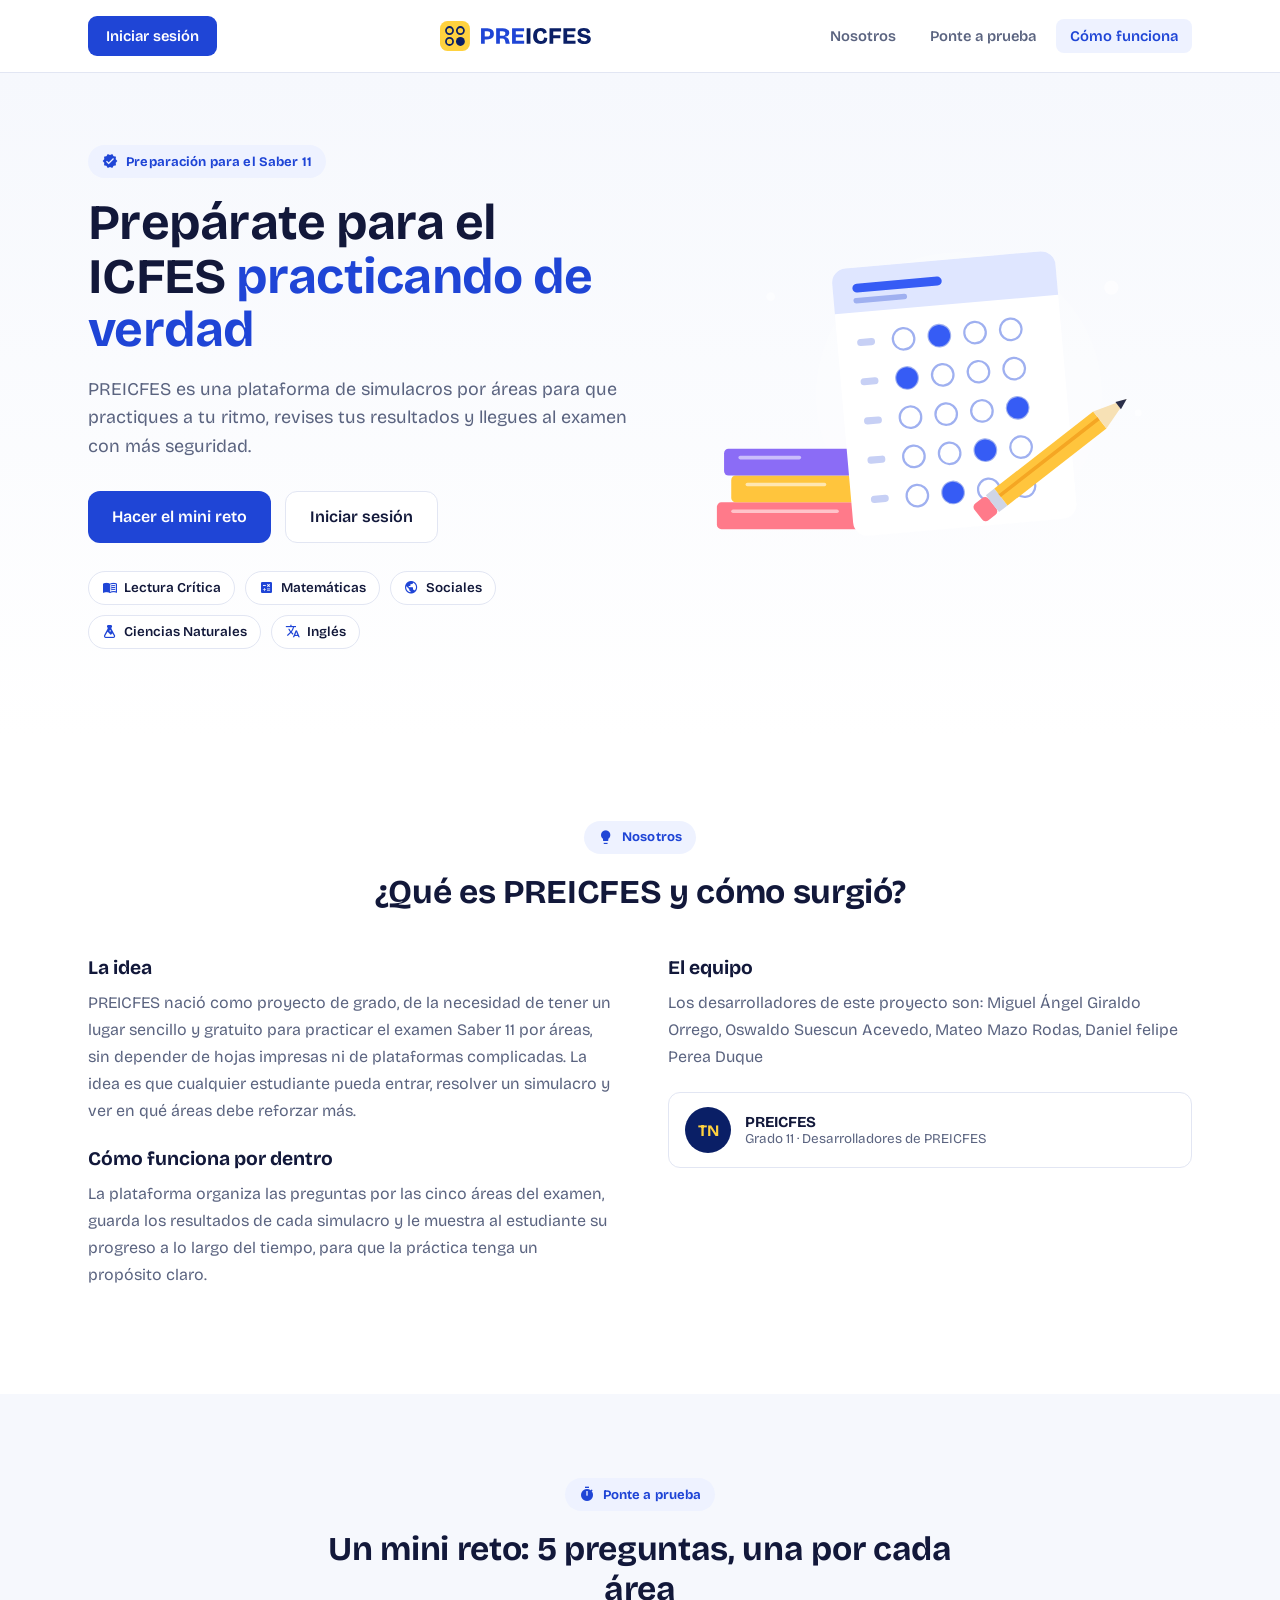
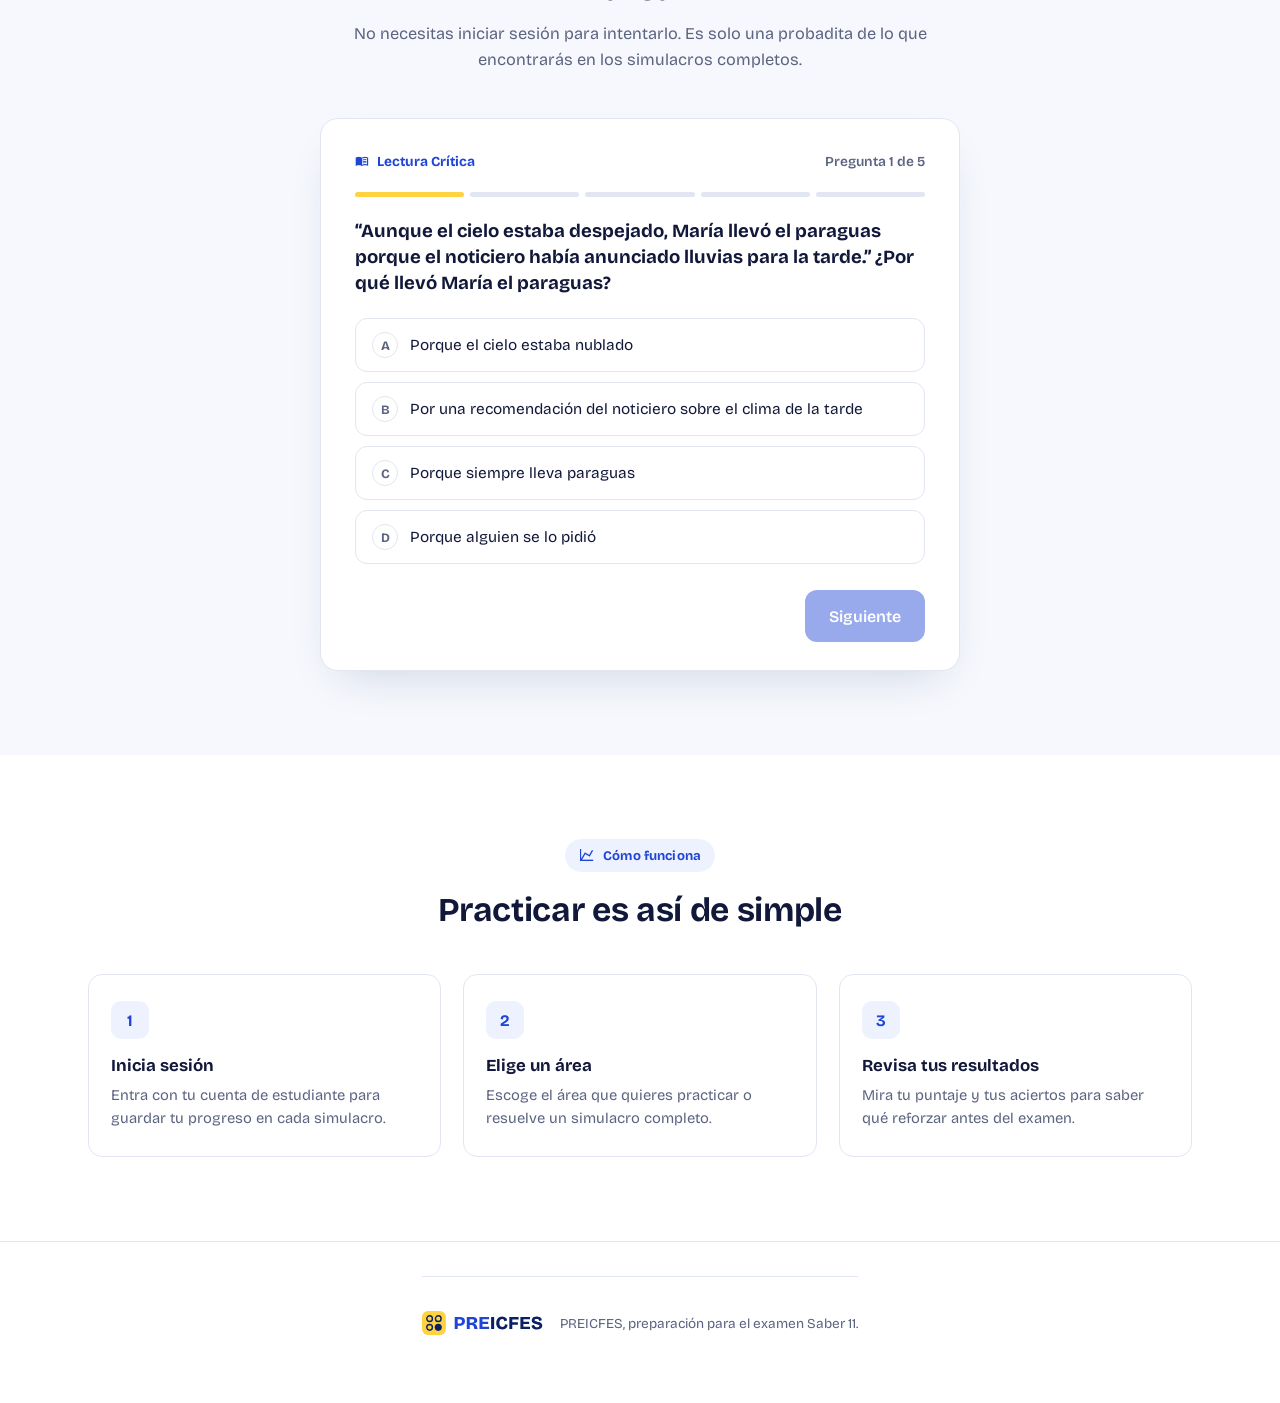
<file: 1- Proyecto de Grado Mateo Mazo Rodas 11-12/index.html>
<!DOCTYPE html>
<html lang="es">
  <head>
    <meta charset="UTF-8" />
    <meta name="viewport" content="width=device-width, initial-scale=1" />
    <title>PREICFES — Practica para el examen Saber 11</title>
    <meta name="description" content="PREICFES: practica con simulacros del examen Saber 11 por áreas y mide tu progreso." />
    <link rel="icon" href="assets/images/preicfes-favicon.svg" type="image/svg+xml" />
    <link rel="preload" href="assets/fonts/preicfes/bricolage-grotesque-latin-wght-normal.woff2" as="font" type="font/woff2" crossorigin />
    <link rel="stylesheet" href="assets/css/materialdesignicons.min.css" />
    <link rel="stylesheet" href="assets/css/landing.css" />
  </head>
  <body>
    <!-- ======== barra de navegación ======== -->
    <header class="barra">
      <div class="envoltorio">
        <div class="barra-izq">
          <a class="btn-entrar js-entrar" href="login.html">Iniciar sesión</a>
          <button class="hamburguesa" type="button" aria-label="Abrir menú" aria-expanded="false">
            <span></span><span></span><span></span>
          </button>
        </div>
        <a class="marca" href="#inicio">
          <img src="assets/images/logo/preicfes.svg" alt="PREICFES" />
        </a>
        <nav class="enlaces" aria-label="Secciones de la página">
          <a href="#nosotros">Nosotros</a>
          <a href="#reto">Ponte a prueba</a>
          <a href="#como-funciona">Cómo funciona</a>
        </nav>
      </div>
    </header>

    <main>
      <!-- ======== héroe ======== -->
      <section id="inicio" class="heroe">
        <div class="envoltorio">
          <div>
            <span class="chip"><i class="mdi mdi-check-decagram"></i> Preparación para el Saber 11</span>
            <h1>Prepárate para el ICFES <span class="resalto">practicando de verdad</span></h1>
            <p class="intro">PREICFES es una plataforma de simulacros por áreas para que practiques a tu ritmo, revises tus resultados y llegues al examen con más seguridad.</p>
            <div class="cta">
              <a class="boton boton-primario" href="#reto">Hacer el mini reto</a>
              <a class="boton boton-secundario js-entrar" href="login.html">Iniciar sesión</a>
            </div>
            <div class="areas-mini" style="margin-top:28px">
              <span><i class="mdi mdi-book-open-variant"></i> Lectura Crítica</span>
              <span><i class="mdi mdi-calculator-variant"></i> Matemáticas</span>
              <span><i class="mdi mdi-earth"></i> Sociales</span>
              <span><i class="mdi mdi-flask"></i> Ciencias Naturales</span>
              <span><i class="mdi mdi-translate"></i> Inglés</span>
            </div>
          </div>
          <div class="heroe-arte">
            <img src="assets/images/home/hero-hojas.svg" alt="Hoja de respuestas con burbujas y un lápiz" />
          </div>
        </div>
      </section>

      <!-- ======== nosotros ======== -->
      <section id="nosotros" class="seccion">
        <div class="envoltorio">
          <div class="titulo-seccion">
            <span class="chip"><i class="mdi mdi-lightbulb"></i> Nosotros</span>
            <h2>¿Qué es PREICFES y cómo surgió?</h2>
          </div>
          <div class="nosotros">
            <div>
              <h3>La idea</h3>
              <p>PREICFES nació como proyecto de grado, de la necesidad de tener un lugar sencillo y gratuito para practicar el examen Saber 11 por áreas, sin depender de hojas impresas ni de plataformas complicadas. La idea es que cualquier estudiante pueda entrar, resolver un simulacro y ver en qué áreas debe reforzar más.</p>
              <h3>Cómo funciona por dentro</h3>
              <p>La plataforma organiza las preguntas por las cinco áreas del examen, guarda los resultados de cada simulacro y le muestra al estudiante su progreso a lo largo del tiempo, para que la práctica tenga un propósito claro.</p>
            </div>
            <div>
              <h3>El equipo</h3>
              <p>Los desarrolladores de este proyecto son: Miguel Ángel Giraldo Orrego, Oswaldo Suescun Acevedo, Mateo Mazo Rodas, Daniel felipe Perea Duque</p>
              <div class="equipo">
                <div class="persona">
                  <span class="avatar">TN</span>
                  <div><div class="nombre">PREICFES</div><div class="rol">Grado 11 · Desarrolladores de PREICFES</div></div>
                </div>
              </div>
            </div>
          </div>
        </div>
      </section>

      <!-- ======== mini reto ======== -->
      <section id="reto" class="seccion raya">
        <div class="envoltorio">
          <div class="titulo-seccion">
            <span class="chip"><i class="mdi mdi-timer"></i> Ponte a prueba</span>
            <h2>Un mini reto: 5 preguntas, una por cada área</h2>
            <p>No necesitas iniciar sesión para intentarlo. Es solo una probadita de lo que encontrarás en los simulacros completos.</p>
          </div>
          <div id="reto-caja"></div>
        </div>
      </section>

      <!-- ======== cómo funciona ======== -->
      <section id="como-funciona" class="seccion">
        <div class="envoltorio">
          <div class="titulo-seccion">
            <span class="chip"><i class="mdi mdi-chart-line"></i> Cómo funciona</span>
            <h2>Practicar es así de simple</h2>
          </div>
          <div class="pasos">
            <div class="paso">
              <div class="numero">1</div>
              <h3>Inicia sesión</h3>
              <p>Entra con tu cuenta de estudiante para guardar tu progreso en cada simulacro.</p>
            </div>
            <div class="paso">
              <div class="numero">2</div>
              <h3>Elige un área</h3>
              <p>Escoge el área que quieres practicar o resuelve un simulacro completo.</p>
            </div>
            <div class="paso">
              <div class="numero">3</div>
              <h3>Revisa tus resultados</h3>
              <p>Mira tu puntaje y tus aciertos para saber qué reforzar antes del examen.</p>
            </div>
          </div>
        </div>
      </section>
    </main>

    <footer class="pie">
      <div class="envoltorio pie">
        <a class="marca" href="#inicio"><img src="assets/images/logo/preicfes.svg" alt="PREICFES" /></a>
        <small>PREICFES, preparación para el examen Saber 11.</small>
      </div>
    </footer>

    <script src="assets/js/landing.js"></script>
  </body>
</html>
</file>
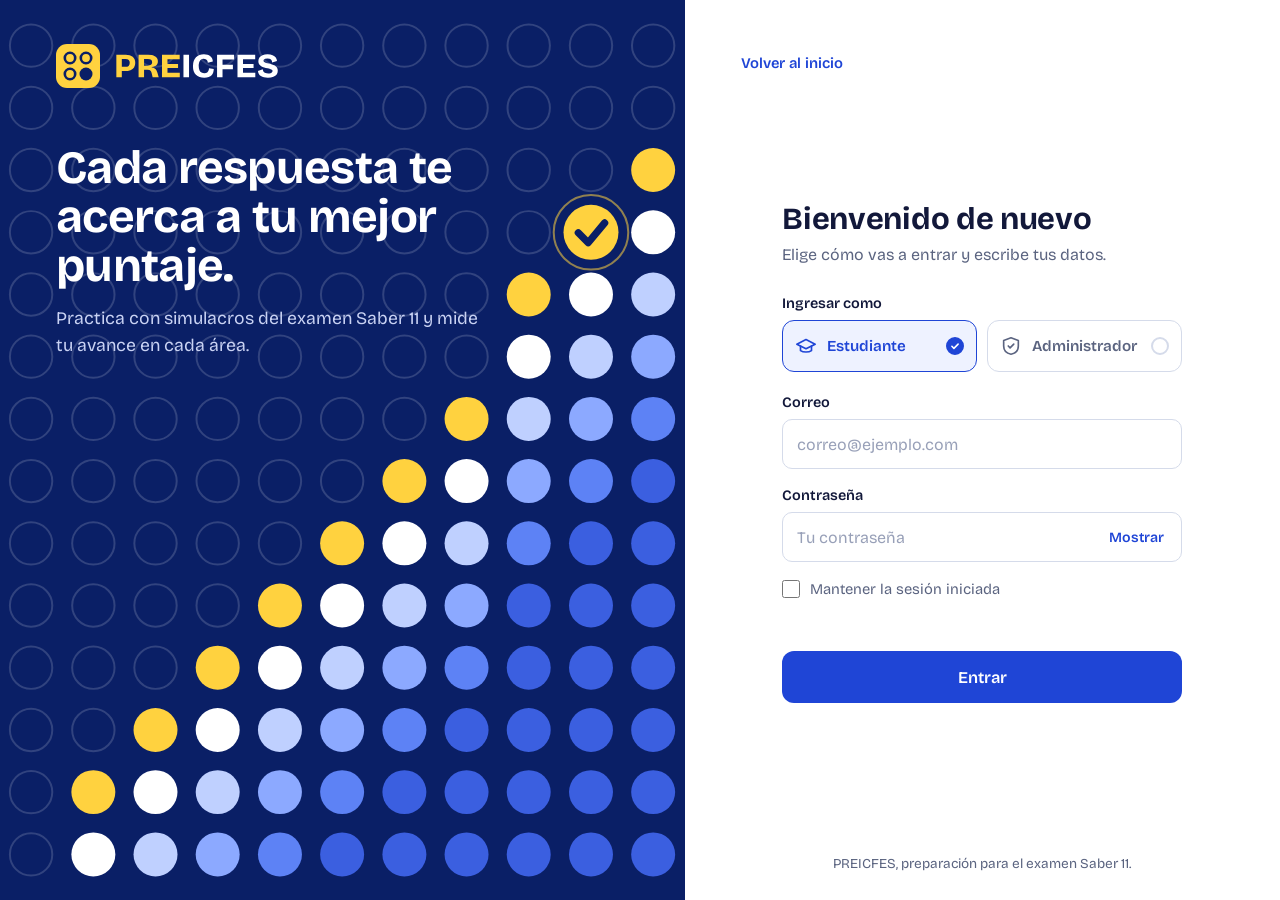
<file: 1- Proyecto de Grado Mateo Mazo Rodas 11-12/login.html>
<!DOCTYPE html>
<html lang="es">
  <head>
    <meta charset="UTF-8" />
    <meta name="viewport" content="width=device-width, initial-scale=1" />
    <title>Iniciar sesión | PREICFES</title>
    <link rel="icon" href="assets/images/preicfes-favicon.svg" type="image/svg+xml" />
    <link rel="preload" href="assets/fonts/preicfes/bricolage-grotesque-latin-wght-normal.woff2" as="font" type="font/woff2" crossorigin />
    <link rel="stylesheet" href="assets/css/login.css" />
  </head>
  <body>
    <div class="pagina">
      <section class="arte" aria-label="PREICFES">
        <svg id="burbujas" aria-hidden="true"></svg>
        <a class="logo-enlace" href="index.html" aria-label="PREICFES, ir al inicio"><img class="logo" src="assets/images/logo/preicfes-blanco.svg" alt="PREICFES" /></a>
        <div class="mensaje">
          <h2>Cada respuesta te acerca a tu mejor puntaje.</h2>
          <p>Practica con simulacros del examen Saber 11 y mide tu avance en cada área.</p>
        </div>
      </section>

      <main class="acceso">
        <a class="volver" href="index.html">Volver al inicio</a>
        <div class="caja">
          <h1>Bienvenido de nuevo</h1>
          <p class="sub">Elige cómo vas a entrar y escribe tus datos.</p>

          <form id="formLogin" novalidate>
            <fieldset>
              <legend>Ingresar como</legend>
              <div class="roles">
                <label class="rol">
                  <input type="radio" name="rol" value="estudiante" checked />
                  <span class="opcion">
                    <svg viewBox="0 0 24 24" aria-hidden="true"><path d="M22 10 12 5 2 10l10 5 10-5z"/><path d="M6 12v5c3 2 9 2 12 0v-5"/></svg>
                    Estudiante
                    <span class="punto"></span>
                  </span>
                </label>
                <label class="rol">
                  <input type="radio" name="rol" value="administrador" />
                  <span class="opcion">
                    <svg viewBox="0 0 24 24" aria-hidden="true"><path d="M12 3l8 3v6c0 4.5-3.2 8-8 9-4.8-1-8-4.5-8-9V6z"/><path d="m9 12 2 2 4-4"/></svg>
                    Administrador
                    <span class="punto"></span>
                  </span>
                </label>
              </div>
            </fieldset>

            <div class="campo">
              <label for="correo">Correo</label>
              <input type="email" id="correo" placeholder="correo@ejemplo.com" autocomplete="username" />
            </div>

            <div class="campo">
              <label for="clave">Contraseña</label>
              <div class="clave-wrap">
                <input type="password" id="clave" placeholder="Tu contraseña" autocomplete="current-password" />
                <button type="button" id="verClave" class="ver" aria-pressed="false">Mostrar</button>
              </div>
            </div>

            <label class="recordar">
              <input type="checkbox" id="recordar" />
              Mantener la sesión iniciada
            </label>

            <p id="mensaje" class="error" role="alert"></p>
            <button type="submit" class="entrar">Entrar</button>
          </form>
        </div>
        <p class="pie">PREICFES, preparación para el examen Saber 11.</p>
      </main>
    </div>

    <script src="assets/js/burbujas.js"></script>
    <script src="assets/js/login.js"></script>
  </body>
</html>
</file>
<file: 1- Proyecto de Grado Mateo Mazo Rodas 11-12/assets/css/landing.css>
/* assets/css/landing.css — página pública (antes de iniciar sesión) */
@font-face {
  font-family: "Bricolage Grotesque";
  src: url("../fonts/preicfes/bricolage-grotesque-latin-wght-normal.woff2") format("woff2");
  font-weight: 200 800;
  font-display: swap;
}

:root {
  --azul-noche: #0a1f66;
  --azul: #1f45d6;
  --azul-oscuro: #1636a8;
  --amarillo: #ffd23f;
  --tinta: #12183a;
  --gris: #5b6480;
  --borde: #e2e6f3;
  --suave: #eef2ff;
  --fondo: #f6f8fd;
}

* { box-sizing: border-box; }
html { scroll-behavior: smooth; scroll-padding-top: 84px; }
body {
  margin: 0;
  font-family: "Bricolage Grotesque", "Segoe UI", system-ui, sans-serif;
  color: var(--tinta);
  background: #fff;
  -webkit-font-smoothing: antialiased;
}
.envoltorio { max-width: 1160px; margin: 0 auto; padding: 0 28px; }
img { max-width: 100%; }
a { color: inherit; }

/* ---------- Barra de navegación ---------- */
.barra {
  position: sticky; top: 0; z-index: 40;
  background: rgba(255, 255, 255, .9);
  backdrop-filter: blur(8px);
  border-bottom: 1px solid var(--borde);
}
.barra .envoltorio { display: flex; align-items: center; justify-content: space-between; height: 72px; gap: 16px; }
.barra-izq { display: flex; align-items: center; gap: 18px; }
.btn-entrar {
  display: inline-flex; align-items: center; gap: 8px;
  height: 40px; padding: 0 18px;
  background: var(--azul); color: #fff; font-weight: 600; font-size: .92rem;
  border-radius: 9px; text-decoration: none; white-space: nowrap;
  transition: background-color .15s;
}
.btn-entrar:hover { background: var(--azul-oscuro); }
.marca { display: flex; align-items: center; gap: 10px; text-decoration: none; }
.marca img { height: 30px; width: auto; display: block; }
.enlaces { display: flex; align-items: center; gap: 6px; }
.enlaces a {
  padding: 8px 14px; border-radius: 8px; text-decoration: none;
  font-weight: 600; font-size: .92rem; color: var(--gris);
  transition: color .15s, background-color .15s;
}
.enlaces a:hover { color: var(--azul); }
.enlaces a.activo { color: var(--azul); background: var(--suave); }
.hamburguesa {
  display: none; width: 40px; height: 40px; border-radius: 9px; border: 1px solid var(--borde); background: #fff;
  align-items: center; justify-content: center; cursor: pointer;
}
.hamburguesa span, .hamburguesa::before, .hamburguesa::after { content: ""; display: block; width: 18px; height: 2px; background: var(--tinta); }
.hamburguesa { flex-direction: column; gap: 4px; }

/* ---------- Héroe ---------- */
.heroe { padding: 72px 0 88px; background: linear-gradient(180deg, var(--fondo) 0%, #fff 100%); }
.heroe .envoltorio { display: grid; grid-template-columns: 1.05fr .95fr; gap: 48px; align-items: center; }
.chip {
  display: inline-flex; align-items: center; gap: 8px;
  padding: 7px 14px; border-radius: 999px; background: var(--suave); color: var(--azul);
  font-weight: 700; font-size: .82rem; letter-spacing: .01em; margin-bottom: 18px;
}
.chip i { font-size: 1rem; }
.heroe h1 { font-size: clamp(2.2rem, 4vw, 3.1rem); line-height: 1.08; letter-spacing: -.015em; margin: 0 0 18px; font-weight: 700; }
.heroe h1 .resalto { color: var(--azul); }
.heroe .intro { font-size: 1.12rem; color: var(--gris); line-height: 1.6; max-width: 46ch; margin: 0 0 30px; }
.heroe .cta { display: flex; gap: 14px; flex-wrap: wrap; }
.boton {
  display: inline-flex; align-items: center; gap: 8px; height: 52px; padding: 0 24px;
  border-radius: 12px; font-weight: 600; font-size: 1rem; text-decoration: none; cursor: pointer; border: 0;
  font-family: inherit;
}
.boton-primario { background: var(--azul); color: #fff; }
.boton-primario:hover { background: var(--azul-oscuro); }
.boton-secundario { background: #fff; color: var(--tinta); border: 1.5px solid var(--borde); }
.boton-secundario:hover { border-color: #b7c0e6; }
.heroe-arte { position: relative; }
.heroe-arte img { width: 100%; }

/* ---------- Secciones genéricas ---------- */
.seccion { padding: 84px 0; }
.seccion.raya { background: var(--fondo); }
.titulo-seccion { max-width: 640px; margin: 0 auto 44px; text-align: center; }
.titulo-seccion .chip { display: inline-flex; }
.titulo-seccion h2 { font-size: clamp(1.7rem, 2.6vw, 2.2rem); font-weight: 700; letter-spacing: -.01em; margin: 0 0 12px; }
.titulo-seccion p { color: var(--gris); font-size: 1.02rem; line-height: 1.6; margin: 0; }

/* ---------- Nosotros ---------- */
.nosotros { display: grid; grid-template-columns: 1fr 1fr; gap: 56px; align-items: start; }
.nosotros h3 { font-size: 1.2rem; font-weight: 700; margin: 0 0 10px; }
.nosotros p { color: var(--gris); line-height: 1.7; margin: 0 0 22px; }
.equipo { display: grid; gap: 14px; margin-top: 8px; }
.persona { display: flex; align-items: center; gap: 14px; background: #fff; border: 1px solid var(--borde); border-radius: 12px; padding: 14px 16px; }
.persona .avatar {
  width: 46px; height: 46px; border-radius: 50%; flex: none;
  background: var(--azul-noche); color: var(--amarillo); font-weight: 700; font-size: 1rem;
  display: flex; align-items: center; justify-content: center;
}
.persona .nombre { font-weight: 700; font-size: .95rem; }
.persona .rol { color: var(--gris); font-size: .84rem; }

/* ---------- Cómo funciona ---------- */
.pasos { display: grid; grid-template-columns: repeat(3, 1fr); gap: 22px; }
.paso { background: #fff; border: 1px solid var(--borde); border-radius: 14px; padding: 26px 22px; }
.paso .numero {
  width: 38px; height: 38px; border-radius: 10px; background: var(--suave); color: var(--azul);
  font-weight: 700; display: flex; align-items: center; justify-content: center; margin-bottom: 16px;
}
.paso h3 { font-size: 1.05rem; font-weight: 700; margin: 0 0 8px; }
.paso p { color: var(--gris); font-size: .92rem; line-height: 1.55; margin: 0; }

/* ---------- Áreas (dentro de Nosotros/resumen) ---------- */
.areas-mini { display: flex; flex-wrap: wrap; gap: 10px; margin-top: 4px; }
.areas-mini span {
  display: inline-flex; align-items: center; gap: 7px;
  background: #fff; border: 1px solid var(--borde); border-radius: 999px;
  padding: 7px 13px; font-size: .84rem; font-weight: 600; color: var(--tinta);
}
.areas-mini i { color: var(--azul); font-size: .95rem; }

/* ---------- Reto ---------- */
.reto-tarjeta {
  max-width: 640px; margin: 0 auto; background: #fff; border: 1px solid var(--borde); border-radius: 18px;
  padding: 34px 34px 28px; box-shadow: 0 20px 44px -20px rgba(10, 31, 102, .18);
}
.reto-cabeza { display: flex; align-items: center; justify-content: space-between; gap: 12px; margin-bottom: 22px; }
.reto-materia { display: inline-flex; align-items: center; gap: 8px; color: var(--azul); font-weight: 700; font-size: .86rem; }
.reto-contador { color: var(--gris); font-size: .86rem; font-weight: 600; }
.reto-puntos { display: flex; gap: 6px; margin-bottom: 22px; }
.reto-puntos span { height: 5px; flex: 1; border-radius: 999px; background: var(--borde); }
.reto-puntos span.hecho { background: var(--azul); }
.reto-puntos span.actual { background: var(--amarillo); }
.reto-pregunta { font-size: 1.16rem; font-weight: 700; line-height: 1.4; margin: 0 0 22px; }
.reto-opciones { display: grid; gap: 10px; margin-bottom: 26px; }
.reto-opcion {
  display: flex; align-items: center; gap: 12px; text-align: left;
  border: 1.5px solid var(--borde); border-radius: 12px; background: #fff;
  padding: 13px 16px; font: inherit; font-size: .96rem; color: var(--tinta); cursor: pointer;
  transition: border-color .15s, background-color .15s;
}
.reto-opcion:hover { border-color: #b7c0e6; }
.reto-opcion .letra {
  width: 26px; height: 26px; border-radius: 50%; flex: none; display: flex; align-items: center; justify-content: center;
  border: 1.5px solid var(--borde); font-weight: 700; font-size: .8rem; color: var(--gris);
}
.reto-opcion.elegida { border-color: var(--azul); background: var(--suave); }
.reto-opcion.elegida .letra { border-color: var(--azul); background: var(--azul); color: #fff; }
.reto-opcion.correcta { border-color: #1a8f4c; background: #eafaf1; }
.reto-opcion.correcta .letra { border-color: #1a8f4c; background: #1a8f4c; color: #fff; }
.reto-opcion.incorrecta { border-color: #d13438; background: #fdecec; }
.reto-opcion.incorrecta .letra { border-color: #d13438; background: #d13438; color: #fff; }
.reto-opcion:disabled { cursor: default; }
.reto-pie { display: flex; justify-content: flex-end; }
.reto-siguiente:disabled { opacity: .45; pointer-events: none; }

.reto-resultado { text-align: center; }
.reto-resultado .aro {
  width: 108px; height: 108px; border-radius: 50%; margin: 0 auto 20px;
  display: flex; align-items: center; justify-content: center; flex-direction: column;
  background: var(--suave); border: 6px solid var(--azul); color: var(--azul);
}
.reto-resultado .aro strong { font-size: 1.9rem; line-height: 1; }
.reto-resultado .aro small { font-size: .74rem; font-weight: 600; }
.reto-resultado h3 { font-size: 1.3rem; margin: 0 0 8px; }
.reto-resultado p { color: var(--gris); margin: 0 0 24px; }
.reto-resultado .cta { display: flex; justify-content: center; gap: 12px; flex-wrap: wrap; }

/* ---------- Pie de página ---------- */
.pie {
  border-top: 1px solid var(--borde); padding: 34px 0;
  display: flex; align-items: center; justify-content: space-between; gap: 16px; flex-wrap: wrap;
}
.pie .marca img { height: 24px; }
.pie small { color: var(--gris); font-size: .85rem; }

/* ---------- Celular ---------- */
@media (max-width: 899.98px) {
  .heroe .envoltorio { grid-template-columns: 1fr; text-align: left; }
  .heroe-arte { order: -1; max-width: 340px; }
  .nosotros { grid-template-columns: 1fr; }
  .pasos { grid-template-columns: 1fr; }
  .enlaces { position: fixed; inset: 72px 16px auto 16px; background: #fff; border: 1px solid var(--borde); border-radius: 14px;
    padding: 10px; flex-direction: column; align-items: stretch; box-shadow: 0 16px 30px -12px rgba(10,31,102,.2);
    transform: translateY(-8px); opacity: 0; pointer-events: none; transition: opacity .15s, transform .15s; }
  .enlaces.abierto { transform: translateY(0); opacity: 1; pointer-events: auto; }
  .enlaces a { padding: 12px 14px; }
  .hamburguesa { display: flex; }
  .reto-tarjeta { padding: 26px 20px 22px; }
}
</file>
<file: 1- Proyecto de Grado Mateo Mazo Rodas 11-12/assets/css/login.css>
/* assets/css/login.css — pantalla de inicio de sesión de PREICFES */
@font-face {
  font-family: "Bricolage Grotesque";
  src: url("../fonts/preicfes/bricolage-grotesque-latin-wght-normal.woff2") format("woff2");
  font-weight: 200 800;
  font-display: swap;
}

:root {
  --azul-noche: #0a1f66;
  --azul: #1f45d6;
  --azul-oscuro: #1636a8;
  --amarillo: #ffd23f;
  --tinta: #12183a;
  --gris: #5b6480;
  --borde: #d5dbea;
  --suave: #eef2ff;
  --error: #b42318;
}

* { box-sizing: border-box; }
html, body { height: 100%; }
body {
  margin: 0;
  font-family: "Bricolage Grotesque", "Segoe UI", system-ui, sans-serif;
  color: var(--tinta);
  background: #fff;
  -webkit-font-smoothing: antialiased;
}

.pagina {
  display: grid;
  grid-template-columns: minmax(0, 1.15fr) minmax(400px, 1fr);
  min-height: 100vh;
}

/* ---------- Panel de arte (la parte llamativa) ---------- */
.arte {
  position: relative;
  overflow: hidden;
  background: var(--azul-noche);
  color: #fff;
  padding: 44px 56px;
  display: flex;
  flex-direction: column;
  align-items: flex-start;
  gap: 56px;
}
.arte #burbujas { position: absolute; inset: 0; width: 100%; height: 100%; }
.arte .logo, .arte .mensaje { position: relative; z-index: 1; }
.arte .logo { height: 44px; width: auto; display: block; }
.arte h2 {
  margin: 0 0 16px;
  max-width: 11em;
  font-size: clamp(2.1rem, 3.6vw, 3.4rem);
  font-weight: 700;
  line-height: 1.06;
  letter-spacing: -0.015em;
}
.arte p { margin: 0; max-width: 24em; font-size: 1.1rem; line-height: 1.5; color: #c9d2f3; }

.relleno {
  transform-box: fill-box;
  transform-origin: center;
  animation: marcar .5s cubic-bezier(.2, .8, .2, 1) both;
}
.sin-animacion .relleno { animation: none; }
@keyframes marcar {
  from { opacity: 0; transform: scale(.35); }
  to   { opacity: 1; transform: scale(1); }
}

/* ---------- Panel del formulario (la parte tranquila) ---------- */
.acceso { display: flex; flex-direction: column; padding: 48px 56px 28px; background: #fff; }
.caja { margin: auto; width: 100%; max-width: 400px; }
.caja h1 { margin: 0 0 8px; font-size: clamp(1.9rem, 2.4vw, 2.3rem); font-weight: 700; letter-spacing: -0.01em; line-height: 1.1; }
.caja .sub { margin: 0 0 28px; color: var(--gris); line-height: 1.5; }

fieldset { border: 0; padding: 0; margin: 0 0 22px; min-width: 0; }
legend, .campo label { font-size: .9rem; font-weight: 600; padding: 0; margin-bottom: 8px; display: block; }

.roles { display: grid; grid-template-columns: 1fr 1fr; gap: 10px; }
.rol { position: relative; display: block; cursor: pointer; }
.rol input { position: absolute; opacity: 0; inset: 0; margin: 0; cursor: pointer; }
.opcion {
  display: flex; align-items: center; gap: 10px;
  padding: 14px 12px;
  border: 1.5px solid var(--borde);
  border-radius: 12px;
  font-weight: 600; font-size: .95rem;
  color: var(--gris);
  transition: border-color .15s, background-color .15s, color .15s;
}
.opcion svg { width: 22px; height: 22px; flex: none; fill: none; stroke: currentColor; stroke-width: 1.8; stroke-linecap: round; stroke-linejoin: round; }
.opcion .punto { margin-left: auto; width: 18px; height: 18px; flex: none; border-radius: 50%; border: 2px solid var(--borde); transition: background-color .15s, border-color .15s; }
.rol:hover .opcion { border-color: #b3bfe6; }
.rol input:checked + .opcion { border-color: var(--azul); background: var(--suave); color: var(--azul); }
.rol input:checked + .opcion .punto {
  border-color: var(--azul); background: var(--azul) url("data:image/svg+xml,%3Csvg xmlns='http://www.w3.org/2000/svg' viewBox='0 0 18 18'%3E%3Cpath d='M5 9.4l2.6 2.6L13 6.6' fill='none' stroke='white' stroke-width='2' stroke-linecap='round' stroke-linejoin='round'/%3E%3C/svg%3E") center / 100% no-repeat;
}
.rol input:focus-visible + .opcion { outline: 3px solid #9db4ff; outline-offset: 2px; }

.campo { margin-bottom: 18px; }
.campo input {
  width: 100%; height: 50px; padding: 0 14px;
  font: inherit; font-size: 1rem; color: var(--tinta);
  border: 1.5px solid var(--borde); border-radius: 10px; background: #fff;
  transition: border-color .15s, box-shadow .15s;
}
.campo input::placeholder { color: #98a0b8; }
.campo input:focus { outline: none; border-color: var(--azul); box-shadow: 0 0 0 4px rgba(31, 69, 214, .14); }
.clave-wrap { position: relative; }
.clave-wrap input { padding-right: 88px; }
.ver {
  position: absolute; right: 6px; top: 6px; height: 38px; padding: 0 12px;
  font: inherit; font-size: .88rem; font-weight: 600; color: var(--azul);
  background: transparent; border: 0; border-radius: 8px; cursor: pointer;
}
.ver:hover { background: var(--suave); }
.ver:focus-visible { outline: 3px solid #9db4ff; }

.recordar { display: flex; align-items: center; gap: 10px; margin: 4px 0 20px; font-size: .92rem; color: var(--gris); cursor: pointer; }
.recordar input { width: 18px; height: 18px; accent-color: var(--azul); margin: 0; }

.error { min-height: 1.3em; margin: 0 0 14px; font-size: .92rem; font-weight: 500; color: var(--error); }

.entrar {
  width: 100%; height: 52px;
  font: inherit; font-size: 1.02rem; font-weight: 600; color: #fff;
  background: var(--azul); border: 0; border-radius: 12px; cursor: pointer;
  transition: background-color .15s, transform .1s;
}
.entrar:hover { background: var(--azul-oscuro); }
.entrar:active { transform: translateY(1px); }
.entrar:focus-visible { outline: 3px solid #9db4ff; outline-offset: 3px; }

.pie { margin: 28px 0 0; text-align: center; font-size: .85rem; color: var(--gris); }

/* ---------- Celular y pantallas angostas ---------- */
@media (max-width: 899.98px) {
  .pagina { grid-template-columns: 1fr; grid-template-rows: auto 1fr; }
  .arte { min-height: 190px; padding: 26px 24px; }
  .arte .mensaje { display: none; }
  .acceso { padding: 32px 24px 24px; }
}

.volver { align-self: flex-start; font-size: .92rem; font-weight: 600; color: var(--azul); text-decoration: none; padding: 6px 0; }
.volver:hover { text-decoration: underline; }
.volver:focus-visible { outline: 3px solid #9db4ff; outline-offset: 3px; border-radius: 4px; }
.arte .logo-enlace { position: relative; z-index: 1; display: block; }
</file>
